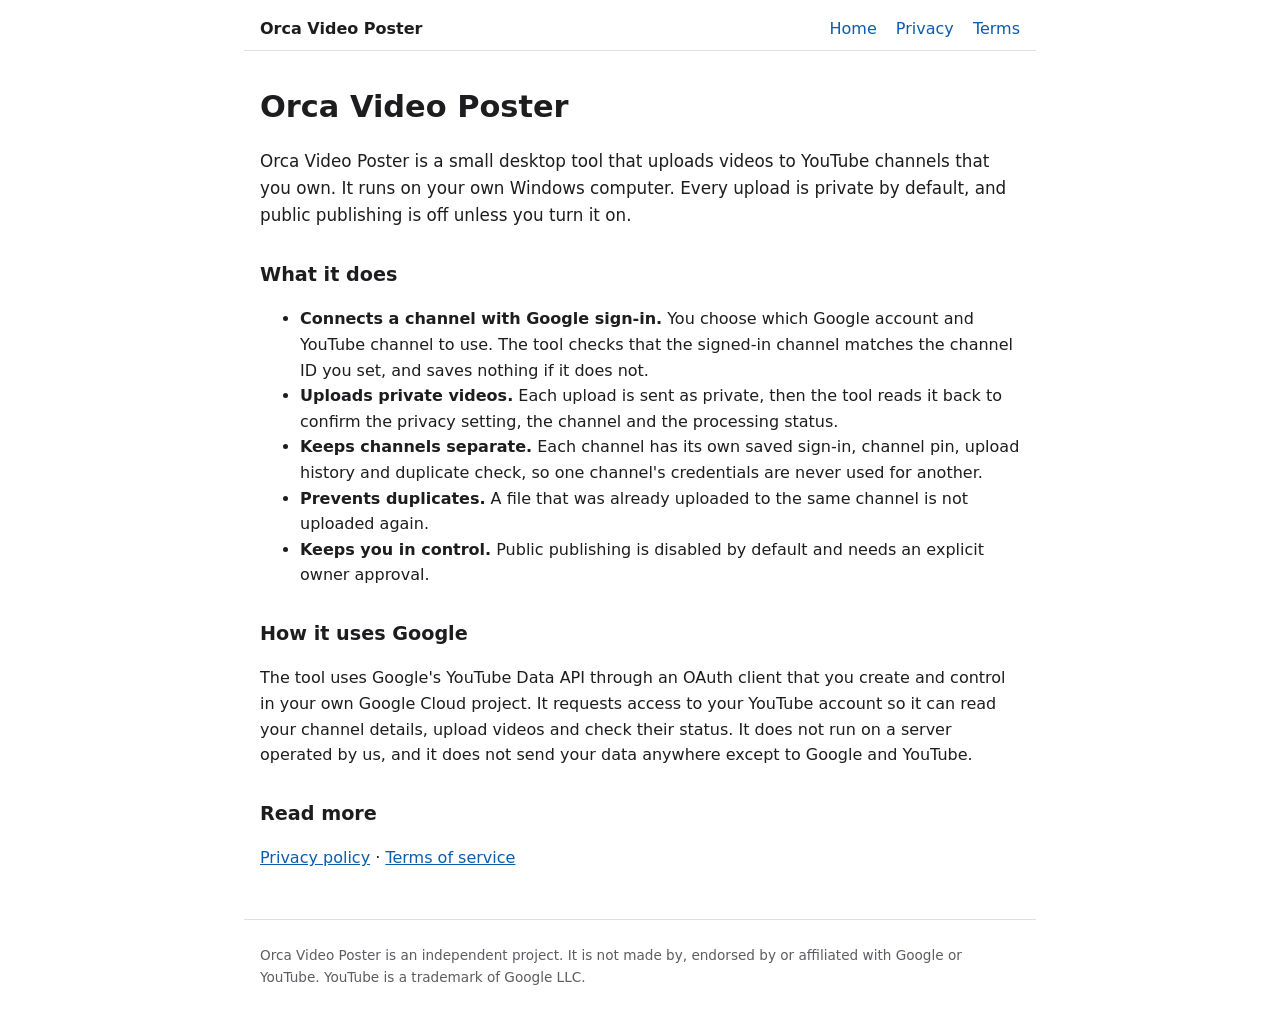
<file: index.html>
<!doctype html>
<html lang="en">
<head>
<meta charset="utf-8">
<meta name="viewport" content="width=device-width, initial-scale=1">
<title>Orca Video Poster</title>
<meta name="description" content="Orca Video Poster uploads approved videos as private drafts to YouTube channels you own, after checking the channel identity.">
<link rel="stylesheet" href="style.css">
</head>
<body>
<header class="wrap">
  <strong>Orca Video Poster</strong>
  <nav>
    <a href="index.html">Home</a>
    <a href="privacy.html">Privacy</a>
    <a href="terms.html">Terms</a>
  </nav>
</header>
<main class="wrap">
  <h1>Orca Video Poster</h1>
  <p class="lede">Orca Video Poster is a small desktop tool that uploads videos to YouTube channels that you own. It runs on your own Windows computer. Every upload is private by default, and public publishing is off unless you turn it on.</p>

  <h2>What it does</h2>
  <ul>
    <li><strong>Connects a channel with Google sign-in.</strong> You choose which Google account and YouTube channel to use. The tool checks that the signed-in channel matches the channel ID you set, and saves nothing if it does not.</li>
    <li><strong>Uploads private videos.</strong> Each upload is sent as private, then the tool reads it back to confirm the privacy setting, the channel and the processing status.</li>
    <li><strong>Keeps channels separate.</strong> Each channel has its own saved sign-in, channel pin, upload history and duplicate check, so one channel's credentials are never used for another.</li>
    <li><strong>Prevents duplicates.</strong> A file that was already uploaded to the same channel is not uploaded again.</li>
    <li><strong>Keeps you in control.</strong> Public publishing is disabled by default and needs an explicit owner approval.</li>
  </ul>

  <h2>How it uses Google</h2>
  <p>The tool uses Google's YouTube Data API through an OAuth client that you create and control in your own Google Cloud project. It requests access to your YouTube account so it can read your channel details, upload videos and check their status. It does not run on a server operated by us, and it does not send your data anywhere except to Google and YouTube.</p>

  <h2>Read more</h2>
  <p><a href="privacy.html">Privacy policy</a> &middot; <a href="terms.html">Terms of service</a></p>
</main>
<footer class="wrap">
  <p>Orca Video Poster is an independent project. It is not made by, endorsed by or affiliated with Google or YouTube. YouTube is a trademark of Google LLC.</p>
</footer>
</body>
</html>
</file>
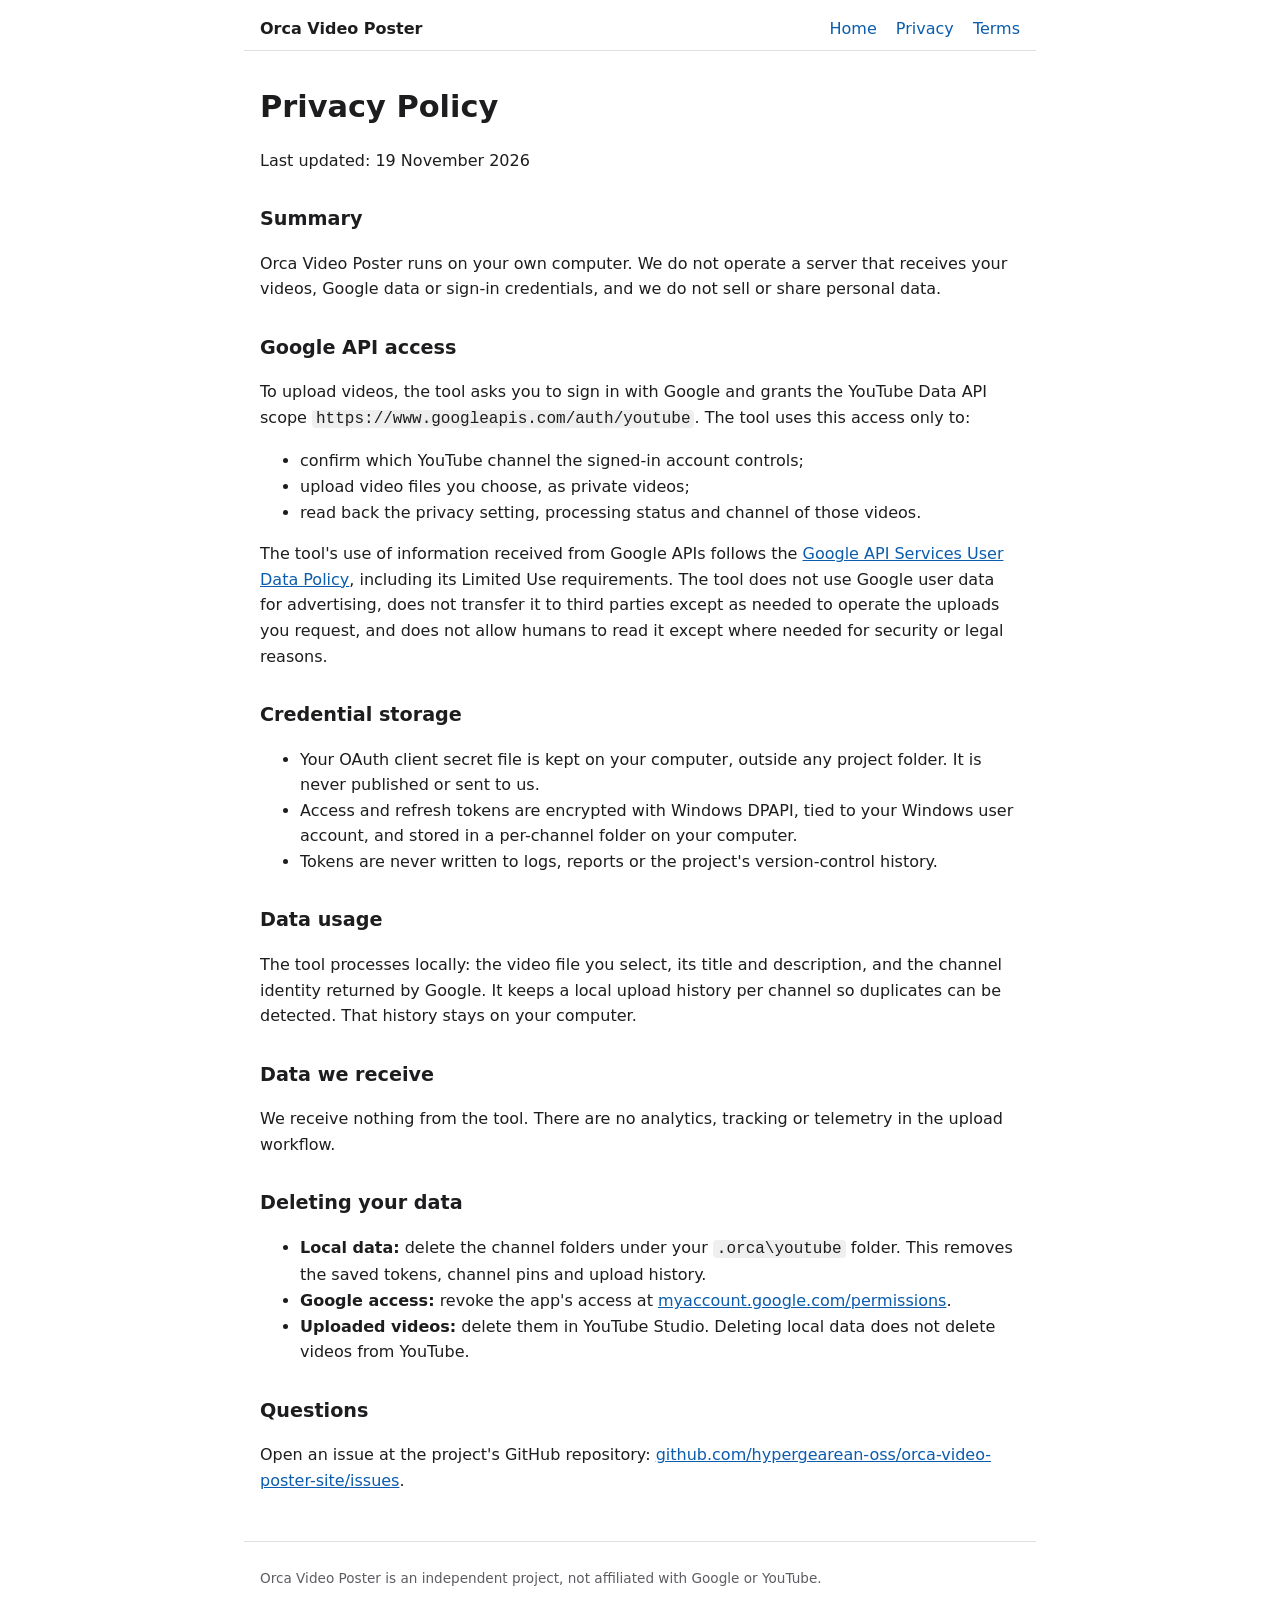
<file: privacy.html>
<!doctype html>
<html lang="en">
<head>
<meta charset="utf-8">
<meta name="viewport" content="width=device-width, initial-scale=1">
<title>Privacy Policy - Orca Video Poster</title>
<link rel="stylesheet" href="style.css">
</head>
<body>
<header class="wrap">
  <strong>Orca Video Poster</strong>
  <nav>
    <a href="index.html">Home</a>
    <a href="privacy.html">Privacy</a>
    <a href="terms.html">Terms</a>
  </nav>
</header>
<main class="wrap">
  <h1>Privacy Policy</h1>
  <p>Last updated: 19 November 2026</p>

  <h2>Summary</h2>
  <p>Orca Video Poster runs on your own computer. We do not operate a server that receives your videos, Google data or sign-in credentials, and we do not sell or share personal data.</p>

  <h2>Google API access</h2>
  <p>To upload videos, the tool asks you to sign in with Google and grants the YouTube Data API scope <code>https://www.googleapis.com/auth/youtube</code>. The tool uses this access only to:</p>
  <ul>
    <li>confirm which YouTube channel the signed-in account controls;</li>
    <li>upload video files you choose, as private videos;</li>
    <li>read back the privacy setting, processing status and channel of those videos.</li>
  </ul>
  <p>The tool's use of information received from Google APIs follows the <a href="https://developers.google.com/terms/api-services-user-data-policy">Google API Services User Data Policy</a>, including its Limited Use requirements. The tool does not use Google user data for advertising, does not transfer it to third parties except as needed to operate the uploads you request, and does not allow humans to read it except where needed for security or legal reasons.</p>

  <h2>Credential storage</h2>
  <ul>
    <li>Your OAuth client secret file is kept on your computer, outside any project folder. It is never published or sent to us.</li>
    <li>Access and refresh tokens are encrypted with Windows DPAPI, tied to your Windows user account, and stored in a per-channel folder on your computer.</li>
    <li>Tokens are never written to logs, reports or the project's version-control history.</li>
  </ul>

  <h2>Data usage</h2>
  <p>The tool processes locally: the video file you select, its title and description, and the channel identity returned by Google. It keeps a local upload history per channel so duplicates can be detected. That history stays on your computer.</p>

  <h2>Data we receive</h2>
  <p>We receive nothing from the tool. There are no analytics, tracking or telemetry in the upload workflow.</p>

  <h2>Deleting your data</h2>
  <ul>
    <li><strong>Local data:</strong> delete the channel folders under your <code>.orca\youtube</code> folder. This removes the saved tokens, channel pins and upload history.</li>
    <li><strong>Google access:</strong> revoke the app's access at <a href="https://myaccount.google.com/permissions">myaccount.google.com/permissions</a>.</li>
    <li><strong>Uploaded videos:</strong> delete them in YouTube Studio. Deleting local data does not delete videos from YouTube.</li>
  </ul>

  <h2>Questions</h2>
  <p>Open an issue at the project's GitHub repository: <a href="https://github.com/hypergearean-oss/orca-video-poster-site/issues">github.com/hypergearean-oss/orca-video-poster-site/issues</a>.</p>
</main>
<footer class="wrap">
  <p>Orca Video Poster is an independent project, not affiliated with Google or YouTube.</p>
</footer>
</body>
</html>
</file>
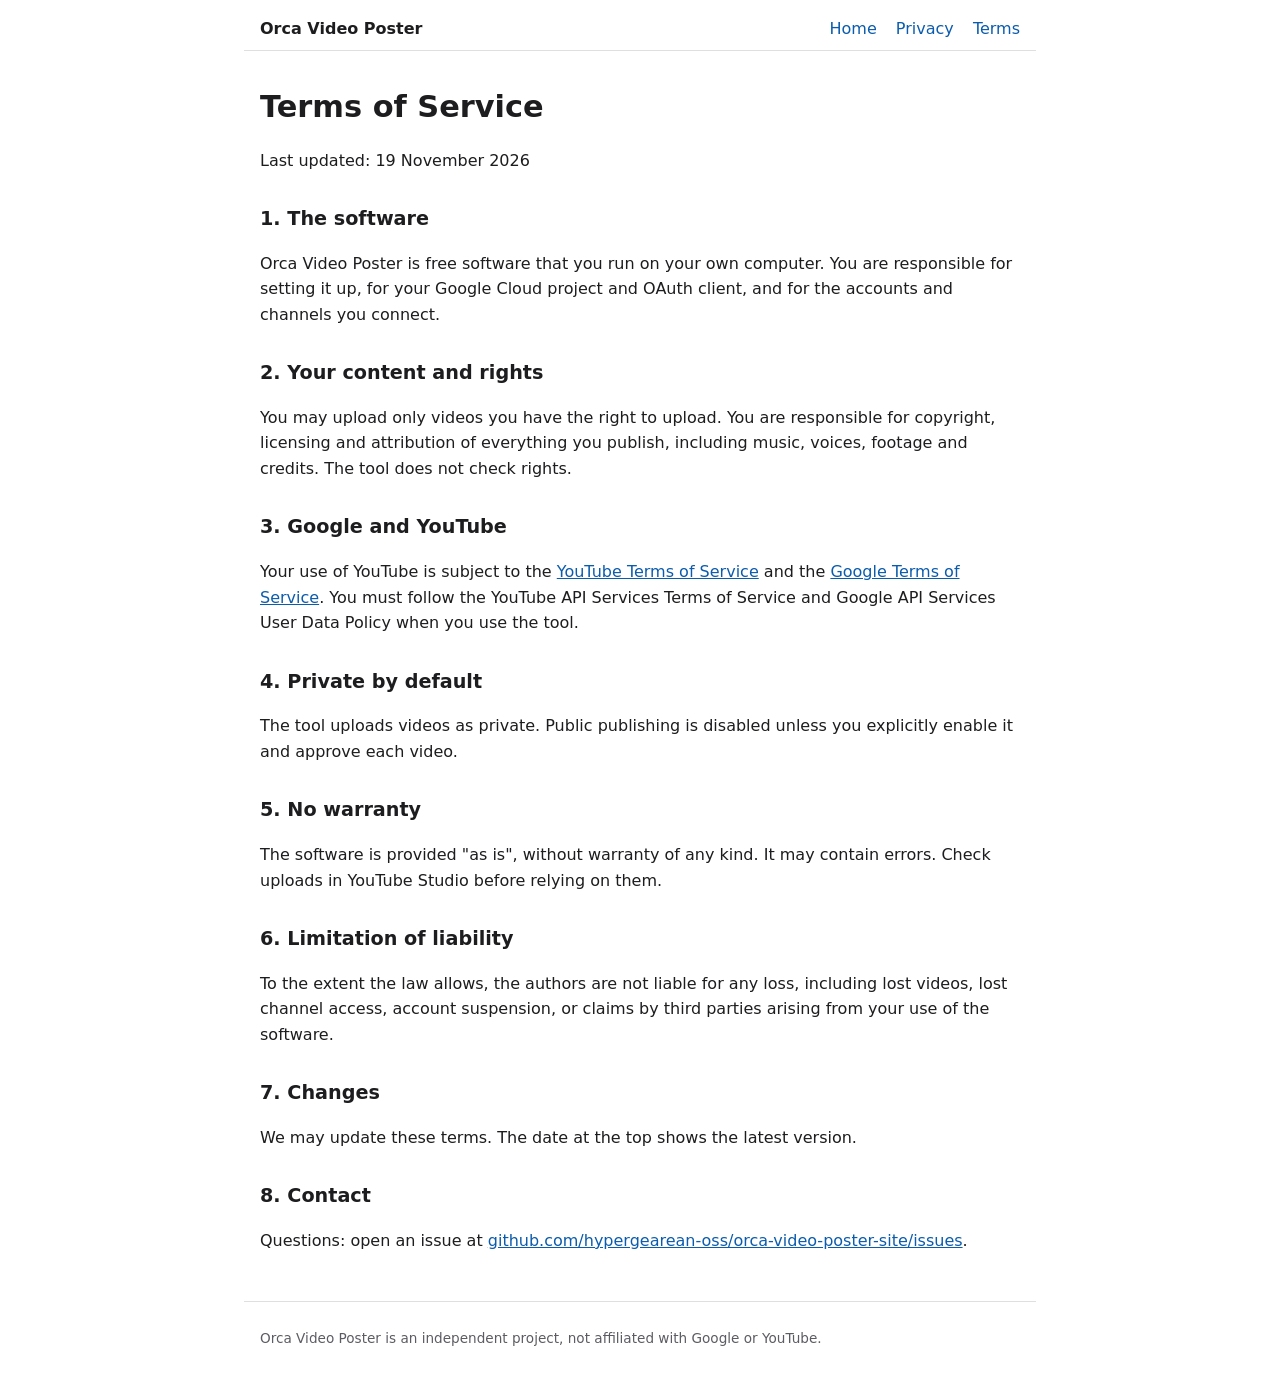
<file: terms.html>
<!doctype html>
<html lang="en">
<head>
<meta charset="utf-8">
<meta name="viewport" content="width=device-width, initial-scale=1">
<title>Terms of Service - Orca Video Poster</title>
<link rel="stylesheet" href="style.css">
</head>
<body>
<header class="wrap">
  <strong>Orca Video Poster</strong>
  <nav>
    <a href="index.html">Home</a>
    <a href="privacy.html">Privacy</a>
    <a href="terms.html">Terms</a>
  </nav>
</header>
<main class="wrap">
  <h1>Terms of Service</h1>
  <p>Last updated: 19 November 2026</p>

  <h2>1. The software</h2>
  <p>Orca Video Poster is free software that you run on your own computer. You are responsible for setting it up, for your Google Cloud project and OAuth client, and for the accounts and channels you connect.</p>

  <h2>2. Your content and rights</h2>
  <p>You may upload only videos you have the right to upload. You are responsible for copyright, licensing and attribution of everything you publish, including music, voices, footage and credits. The tool does not check rights.</p>

  <h2>3. Google and YouTube</h2>
  <p>Your use of YouTube is subject to the <a href="https://www.youtube.com/t/terms">YouTube Terms of Service</a> and the <a href="https://policies.google.com/terms">Google Terms of Service</a>. You must follow the YouTube API Services Terms of Service and Google API Services User Data Policy when you use the tool.</p>

  <h2>4. Private by default</h2>
  <p>The tool uploads videos as private. Public publishing is disabled unless you explicitly enable it and approve each video.</p>

  <h2>5. No warranty</h2>
  <p>The software is provided "as is", without warranty of any kind. It may contain errors. Check uploads in YouTube Studio before relying on them.</p>

  <h2>6. Limitation of liability</h2>
  <p>To the extent the law allows, the authors are not liable for any loss, including lost videos, lost channel access, account suspension, or claims by third parties arising from your use of the software.</p>

  <h2>7. Changes</h2>
  <p>We may update these terms. The date at the top shows the latest version.</p>

  <h2>8. Contact</h2>
  <p>Questions: open an issue at <a href="https://github.com/hypergearean-oss/orca-video-poster-site/issues">github.com/hypergearean-oss/orca-video-poster-site/issues</a>.</p>
</main>
<footer class="wrap">
  <p>Orca Video Poster is an independent project, not affiliated with Google or YouTube.</p>
</footer>
</body>
</html>
</file>
<file: style.css>
:root { --fg: #1d1d1f; --muted: #5c5c63; --bg: #ffffff; --accent: #0b5cad; }
@media (prefers-color-scheme: dark) {
  :root:not([data-theme="light"]) { --fg: #f2f2f4; --muted: #a8a8b0; --bg: #161618; --accent: #6aaef0; }
}
:root[data-theme="dark"] { --fg: #f2f2f4; --muted: #a8a8b0; --bg: #161618; --accent: #6aaef0; }
body { margin: 0; font: 16px/1.6 system-ui, -apple-system, "Segoe UI", sans-serif; color: var(--fg); background: var(--bg); }
.wrap { max-width: 760px; margin: 0 auto; padding: 0 16px; }
header.wrap { display: flex; justify-content: space-between; align-items: center; padding-top: 16px; padding-bottom: 8px; border-bottom: 1px solid #8884; }
nav a { margin-left: 14px; color: var(--accent); text-decoration: none; }
main.wrap { padding-top: 12px; padding-bottom: 32px; }
h1 { font-size: 1.9rem; margin-bottom: 0.3em; }
h2 { font-size: 1.2rem; margin-top: 1.6em; }
.lede { font-size: 1.05rem; }
code { background: #8882; padding: 0 4px; border-radius: 4px; word-break: break-all; }
footer.wrap { color: var(--muted); font-size: 0.85rem; border-top: 1px solid #8884; padding-top: 12px; padding-bottom: 24px; }
a { color: var(--accent); }
</file>
